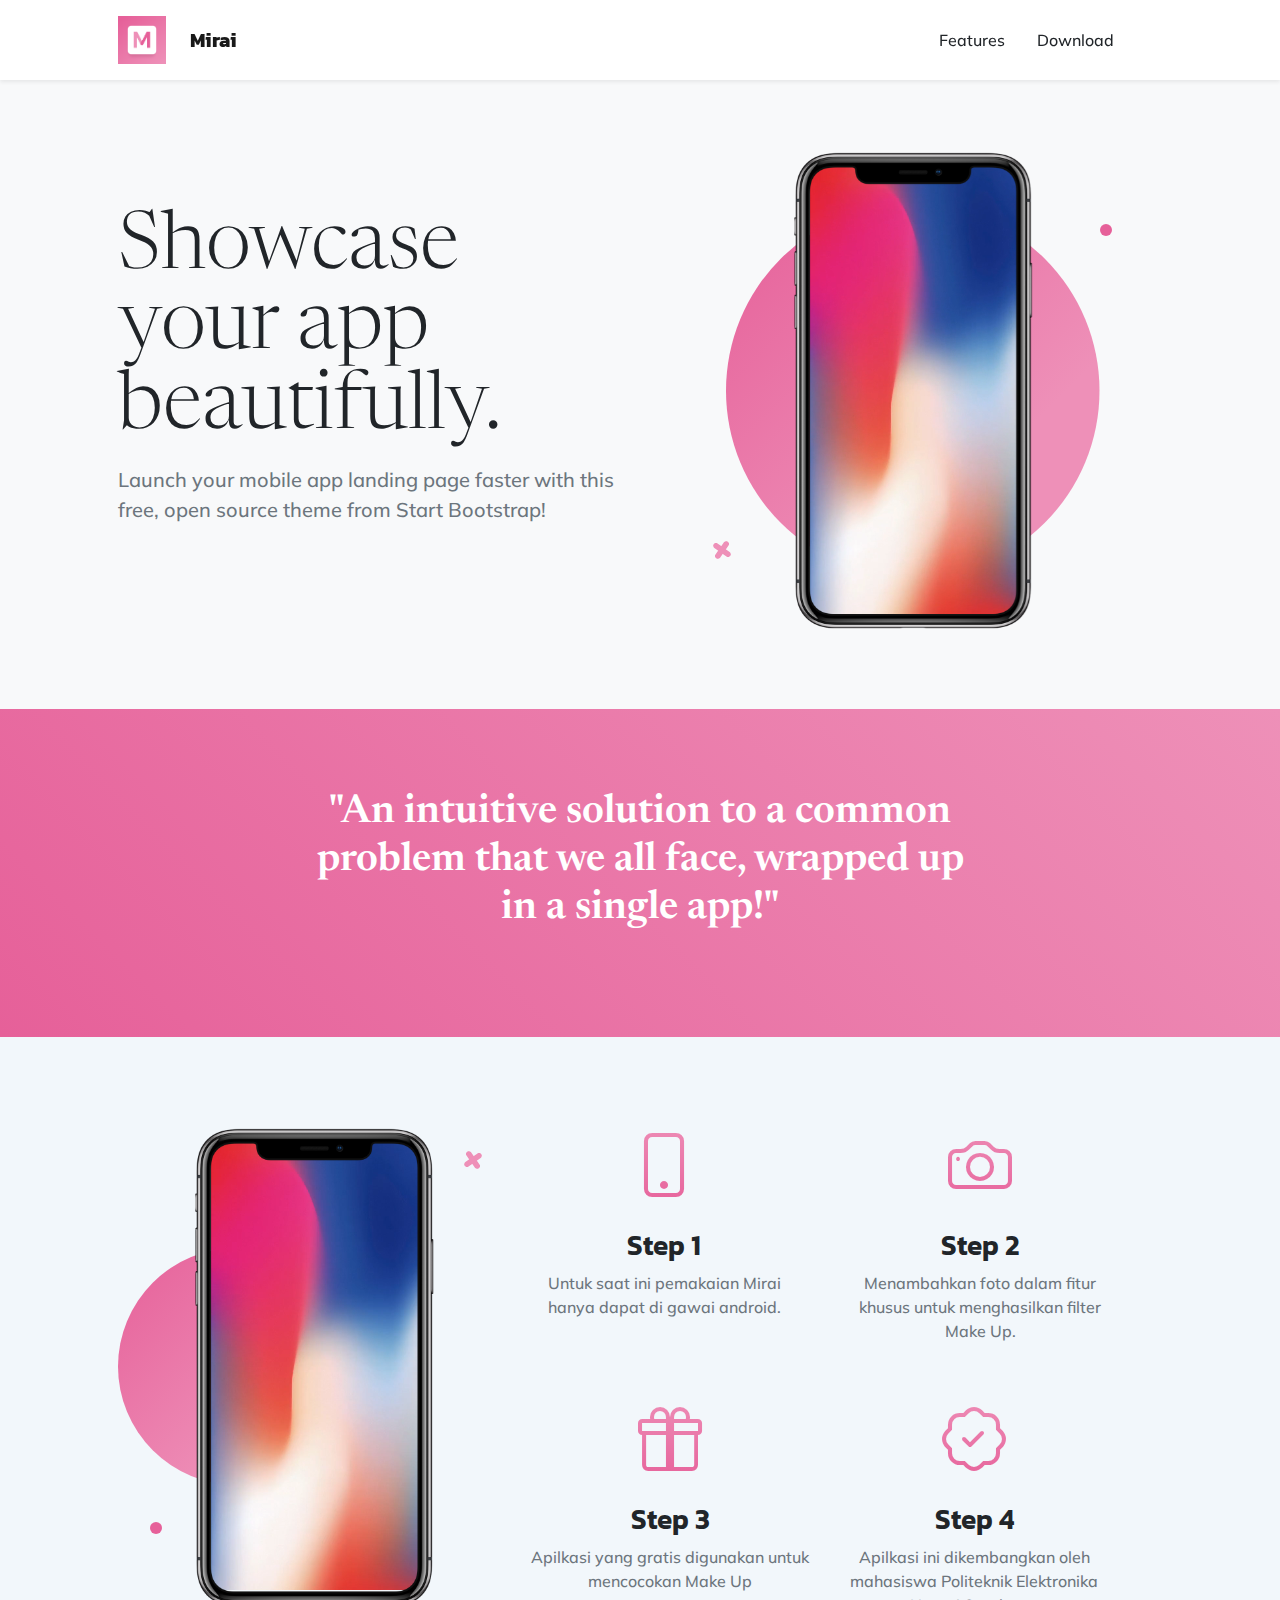
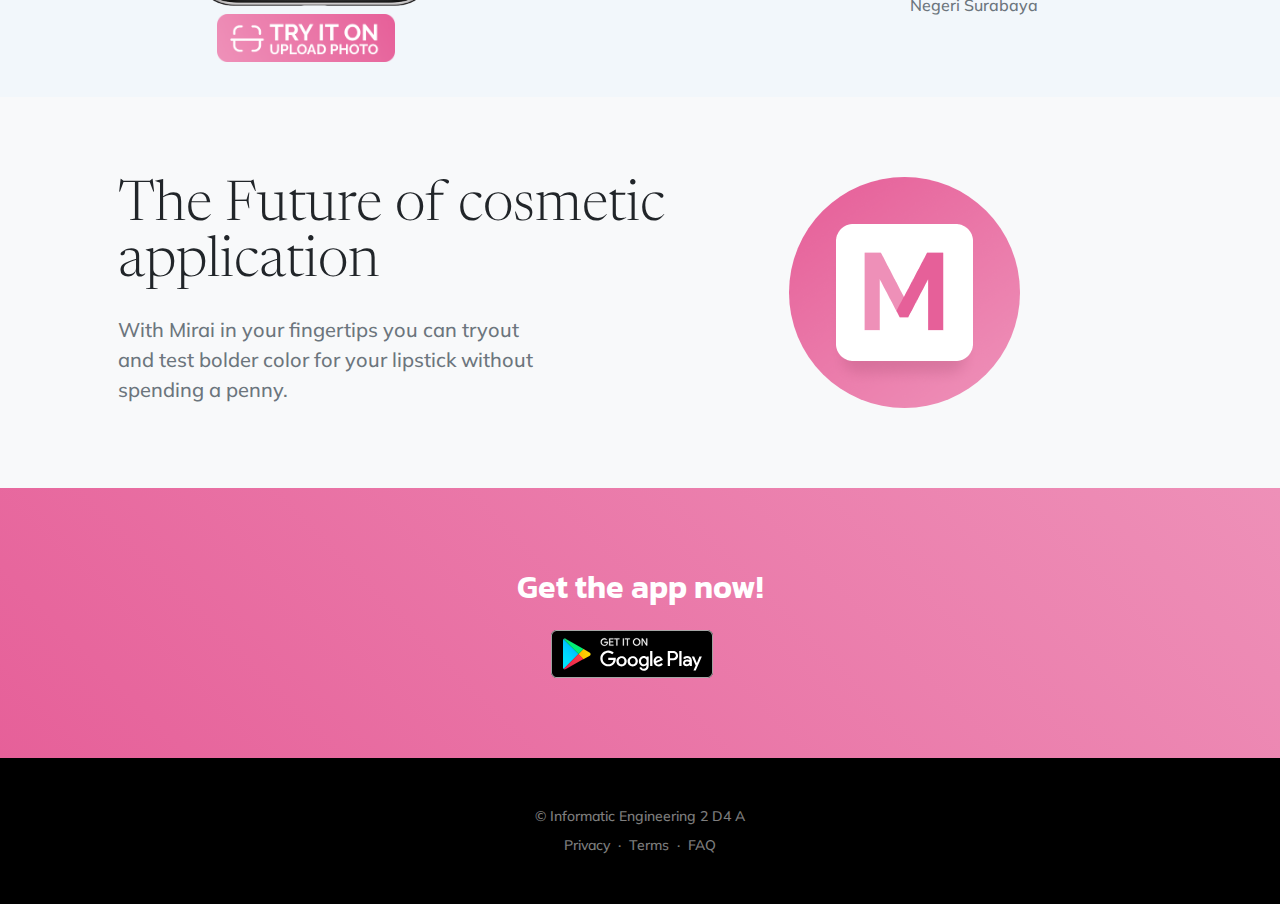
<file: index.html>
<!DOCTYPE html>
<html lang="en">
    <head>
        <meta charset="utf-8" />
        <meta name="viewport" content="width=device-width, initial-scale=1, shrink-to-fit=no" />
        <meta name="description" content="" />
        <meta name="author" content="" />
        <title>Mirai</title>
        <link rel="icon" type="image/x-icon" href="assets/img/Mirai_Logo.png" />
        <!-- Bootstrap icons-->
        <link href="https://cdn.jsdelivr.net/npm/bootstrap-icons@1.5.0/font/bootstrap-icons.css" rel="stylesheet" />
        <!-- Google fonts-->
        <link rel="preconnect" href="https://fonts.gstatic.com" />
        <link href="https://fonts.googleapis.com/css2?family=Newsreader:ital,wght@0,600;1,600&amp;display=swap" rel="stylesheet" />
        <link href="https://fonts.googleapis.com/css2?family=Mulish:ital,wght@0,300;0,500;0,600;0,700;1,300;1,500;1,600;1,700&amp;display=swap" rel="stylesheet" />
        <link href="https://fonts.googleapis.com/css2?family=Kanit:ital,wght@0,400;1,400&amp;display=swap" rel="stylesheet" />
        <!-- Core theme CSS (includes Bootstrap)-->
        <link href="css/styles.css" rel="stylesheet" />
    </head>
    <body id="page-top">
        <!-- Navigation-->
        <nav class="navbar navbar-expand-lg navbar-light fixed-top shadow-sm" id="mainNav">
            <div class="container px-5">
                <img src="assets/img/Mirai_Logo.png" alt="..." style="height: 3rem" />
                <a class="navbar-brand fw-bold ms-4" href="#page-top">Mirai</a>
                <button class="navbar-toggler" type="button" data-bs-toggle="collapse" data-bs-target="#navbarResponsive" aria-controls="navbarResponsive" aria-expanded="false" aria-label="Toggle navigation">
                    Menu
                    <i class="bi-list"></i>
                </button>
                <div class="collapse navbar-collapse" id="navbarResponsive">
                    <ul class="navbar-nav ms-auto me-4 my-3 my-lg-0">
                        <li class="nav-item"><a class="nav-link me-lg-3" href="#features">Features</a></li>
                        <li class="nav-item"><a class="nav-link me-lg-3" href="#download">Download</a></li>
                    </ul>
                </div>
            </div>
        </nav>
        <!-- Mashead header-->
        <header class="masthead">
            <div class="container px-5">
                <div class="row gx-5 align-items-center">
                    <div class="col-lg-6">
                        <!-- Mashead text and app badges-->
                        <div class="mb-5 mb-lg-0 text-center text-lg-start">
                            <h1 class="display-1 lh-1 mb-3">Showcase your app beautifully.</h1>
                            <p class="lead fw-normal text-muted mb-5">Launch your mobile app landing page faster with this free, open source theme from Start Bootstrap!</p>
                        </div>
                    </div>
                    <div class="col-lg-6">
                        <!-- Masthead device mockup feature-->
                        <div class="masthead-device-mockup">
                            <svg class="circle" viewBox="0 0 100 100" xmlns="http://www.w3.org/2000/svg">
                                <defs>
                                    <linearGradient id="circleGradient" gradientTransform="rotate(45)">
                                        <stop class="gradient-start-color" offset="0%"></stop>
                                        <stop class="gradient-end-color" offset="100%"></stop>
                                    </linearGradient>
                                </defs>
                                <circle cx="50" cy="50" r="50"></circle></svg
                            ><svg class="shape-1 d-none d-sm-block" viewBox="0 0 240.83 240.83" xmlns="http://www.w3.org/2000/svg">
                                <rect x="-32.54" y="78.39" width="305.92" height="84.05" rx="42.03" transform="translate(120.42 -49.88) rotate(45)"></rect>
                                <rect x="-32.54" y="78.39" width="305.92" height="84.05" rx="42.03" transform="translate(-49.88 120.42) rotate(-45)"></rect></svg
                            ><svg class="shape-2 d-none d-sm-block" viewBox="0 0 100 100" xmlns="http://www.w3.org/2000/svg"><circle cx="50" cy="50" r="50"></circle></svg>
                            <div class="device-wrapper">
                                <div class="device" data-device="iPhoneX" data-orientation="portrait" data-color="black">
                                    <div class="screen bg-black">
                                        <!-- PUT CONTENTS HERE:-->
                                        <!-- * * This can be a video, image, or just about anything else.-->
                                        <!-- * * Set the max width of your media to 100% and the height to-->
                                        <!-- * * 100% like the demo example below.-->
                                        <video muted="muted" autoplay="" loop="" style="max-width: 100%; height: 100%"><source src="assets/img/demo-screen.mp4" type="video/mp4" /></video>
                                    </div>
                                </div>
                            </div>
                        </div>
                    </div>
                </div>
            </div>
        </header>
        <!-- Quote/testimonial aside-->
        <aside class="text-center bg-gradient-primary-to-secondary">
            <div class="container px-5">
                <div class="row gx-5 justify-content-center">
                    <div class="col-xl-8">
                        <div class="h2 fs-1 text-white mb-4">"An intuitive solution to a common problem that we all face, wrapped up in a single app!"</div>
                    </div>
                </div>
            </div>
        </aside>
        <!-- App features section-->
        <section id="features">
            <div class="container px-5">
                <div class="row gx-5 align-items-center">
                    <div class="col-lg-8 order-lg-1 mb-5 mb-lg-0">
                        <div class="container-fluid px-5">
                            <div class="row gx-5">
                                <div class="col-md-6 mb-5">
                                    <!-- Feature item-->
                                    <div class="text-center">
                                        <i class="bi-phone icon-feature text-gradient d-block mb-3"></i>
                                        <h3 class="font-alt">Step 1</h3>
                                        <p class="text-muted mb-0">Untuk saat ini pemakaian Mirai hanya dapat di gawai android.</p>
                                    </div>
                                </div>
                                <div class="col-md-6 mb-5">
                                    <!-- Feature item-->
                                    <div class="text-center">
                                        <i class="bi-camera icon-feature text-gradient d-block mb-3"></i>
                                        <h3 class="font-alt">Step 2</h3>
                                        <p class="text-muted mb-0">Menambahkan foto dalam fitur khusus untuk menghasilkan filter Make Up.</p>
                                    </div>
                                </div>
                            </div>
                            <div class="row">
                                <div class="col-md-6 mb-5 mb-md-0">
                                    <!-- Feature item-->
                                    <div class="text-center">
                                        <i class="bi-gift icon-feature text-gradient d-block mb-3"></i>
                                        <h3 class="font-alt">Step 3</h3>
                                        <p class="text-muted mb-0">Apilkasi yang gratis digunakan untuk mencocokan Make Up</p>
                                    </div>
                                </div>
                                <div class="col-md-6">
                                    <!-- Feature item-->
                                    <div class="text-center">
                                        <i class="bi-patch-check icon-feature text-gradient d-block mb-3"></i>
                                        <h3 class="font-alt">Step 4</h3>
                                        <p class="text-muted mb-0">Apilkasi ini dikembangkan oleh mahasiswa Politeknik Elektronika Negeri Surabaya</p>
                                    </div>
                                </div>
                            </div>
                        </div>
                    </div>
                    <div class="col-lg-4 order-lg-0">
                        <!-- Features section device mockup-->
                        <div class="features-device-mockup">
                            <svg class="circle" viewBox="0 0 100 100" xmlns="http://www.w3.org/2000/svg">
                                <defs>
                                    <linearGradient id="circleGradient" gradientTransform="rotate(45)">
                                        <stop class="gradient-start-color" offset="0%"></stop>
                                        <stop class="gradient-end-color" offset="100%"></stop>
                                    </linearGradient>
                                </defs>
                                <circle cx="50" cy="50" r="50"></circle></svg
                            ><svg class="shape-1 d-none d-sm-block" viewBox="0 0 240.83 240.83" xmlns="http://www.w3.org/2000/svg">
                                <rect x="-32.54" y="78.39" width="305.92" height="84.05" rx="42.03" transform="translate(120.42 -49.88) rotate(45)"></rect>
                                <rect x="-32.54" y="78.39" width="305.92" height="84.05" rx="42.03" transform="translate(-49.88 120.42) rotate(-45)"></rect></svg
                            ><svg class="shape-2 d-none d-sm-block" viewBox="0 0 100 100" xmlns="http://www.w3.org/2000/svg"><circle cx="50" cy="50" r="50"></circle></svg>
                            <div class="device-wrapper">
                                <div class="device" data-device="iPhoneX" data-orientation="portrait" data-color="black">
                                    <div class="screen bg-black d-flex flex-column align-items-center">
                                        <!-- PUT CONTENTS HERE:-->
                                        <!-- * * This can be a video, image, or just about anything else.-->
                                        <!-- * * Set the max width of your media to 100% and the height to-->
                                        <!-- * * 100% like the demo example below.-->
                                        <video muted="muted" autoplay="" loop="" style="max-width: 100%; height: 100%"><source src="assets/img/demo-screen.mp4" type="video/mp4" /></video>
                                        <div class="mt-4 d-flex flex-column flex-lg-row align-items-center">
                                            <a class="me-lg-3 mb-4 mb-lg-0" href="upload.html"><img class="app-badge" src="assets/img/button2.png" alt="..." /></a>
                                        </div>
                                    </div>
                                </div>
                            </div>
                        </div>
                    </div>
                </div>
            </div>
        </section>
        <!-- Basic features section-->
        <section class="bg-light">
            <div class="container px-5">
                <div class="row align-items-center justify-content-center justify-content-lg-between">
                    <div class="col-12 col-lg-5">
                        <h2 class="display-4 lh-1 mb-4" style="min-width: 550px">The Future of cosmetic application</h2>
                        <p class="lead fw-normal text-muted mb-5 mb-lg-0">With Mirai in your fingertips you can tryout and test bolder color for your lipstick without spending a penny.</p>
                    </div>
                    <div class="col-sm-8 col-md-5">
                        <div class="ms-5 px-sm-0"><img class="img-fluid rounded-circle" src="assets/img/Mirai_Logo.png" alt="..." /></div>
                    </div>
                </div>
            </div>
        </section>
        <!-- App badge section-->
        <section class="bg-gradient-primary-to-secondary" id="download">
            <div class="container px-5">
                <h2 class="text-center text-white font-alt mb-4">Get the app now!</h2>
                <div class="d-flex flex-column flex-lg-row align-items-center justify-content-center">
                    <a class="me-lg-3 mb-4 mb-lg-0" href="https://play.google.com/store/apps/details?id=com.mirai.mirai_app"><img class="app-badge" src="assets/img/google-play-badge.svg" alt="..." /></a>
                </div>
            </div>
        </section>
        <!-- Footer-->
        <footer class="bg-black text-center py-5">
            <div class="container px-5">
                <div class="text-white-50 small">
                    <div class="mb-2">&copy; Informatic Engineering 2 D4 A</div>
                    <a href="#!">Privacy</a>
                    <span class="mx-1">&middot;</span>
                    <a href="#!">Terms</a>
                    <span class="mx-1">&middot;</span>
                    <a href="#!">FAQ</a>
                </div>
            </div>
        </footer>
        <!-- Bootstrap core JS-->
        <script src="https://cdn.jsdelivr.net/npm/bootstrap@5.1.3/dist/js/bootstrap.bundle.min.js"></script>
        <!-- Core theme JS-->
        <script src="js/scripts.js"></script>
        <!-- * * * * * * * * * * * * * * * * * * * * * * * * * * * * * * * * * * * * * * * *-->
        <!-- * *                               SB Forms JS                               * *-->
        <!-- * * Activate your form at https://startbootstrap.com/solution/contact-forms * *-->
        <!-- * * * * * * * * * * * * * * * * * * * * * * * * * * * * * * * * * * * * * * * *-->
        <script src="https://cdn.startbootstrap.com/sb-forms-latest.js"></script>
    </body>
</html>
</file>
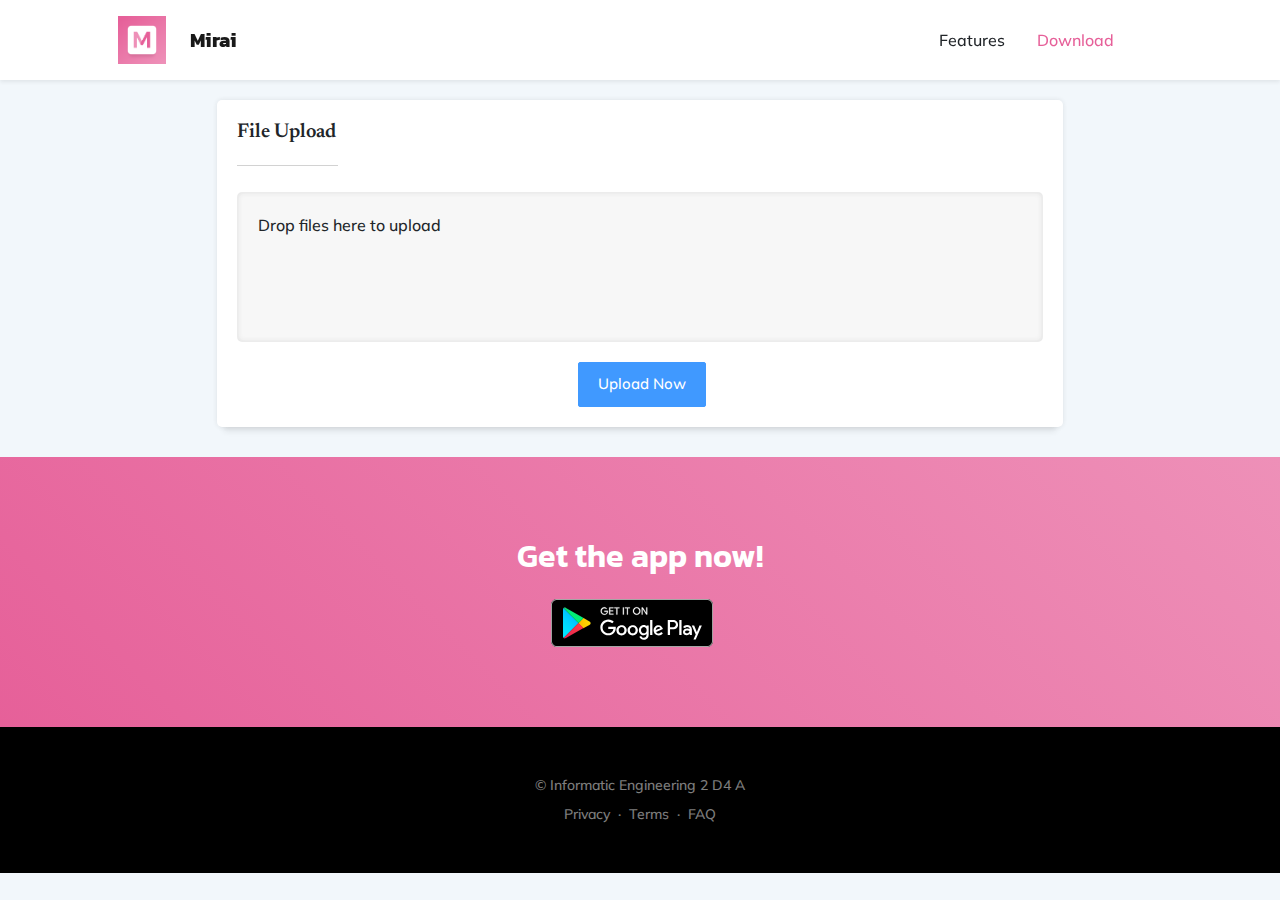
<file: upload.html>
<!DOCTYPE html>
<html lang="en">
    <head>
        <meta charset="utf-8" />
        <meta name="viewport" content="width=device-width, initial-scale=1, shrink-to-fit=no" />
        <meta name="description" content="" />
        <meta name="author" content="" />
        <title>Mirai</title>
        <link rel="icon" type="image/x-icon" href="assets/img/Mirai_Logo.png" />
        <!-- Bootstrap icons-->
        <link href="https://cdn.jsdelivr.net/npm/bootstrap-icons@1.5.0/font/bootstrap-icons.css" rel="stylesheet" />
        <!-- Google fonts-->
        <link rel="preconnect" href="https://fonts.gstatic.com" />
        <link href="https://fonts.googleapis.com/css2?family=Newsreader:ital,wght@0,600;1,600&amp;display=swap" rel="stylesheet" />
        <link href="https://fonts.googleapis.com/css2?family=Mulish:ital,wght@0,300;0,500;0,600;0,700;1,300;1,500;1,600;1,700&amp;display=swap" rel="stylesheet" />
        <link href="https://fonts.googleapis.com/css2?family=Kanit:ital,wght@0,400;1,400&amp;display=swap" rel="stylesheet" />
        <!-- Core theme CSS (includes Bootstrap)-->
        <link href="css/styles.css" rel="stylesheet" />
    </head>
    <body id="page-top">
        <!-- Navigation-->
        <nav class="navbar navbar-expand-lg navbar-light fixed-top shadow-sm" id="mainNav">
            <div class="container px-5">
                <img src="assets/img/Mirai_Logo.png" alt="..." style="height: 3rem" />
                <a class="navbar-brand fw-bold ms-4" href="index.html">Mirai</a>
                <button class="navbar-toggler" type="button" data-bs-toggle="collapse" data-bs-target="#navbarResponsive" aria-controls="navbarResponsive" aria-expanded="false" aria-label="Toggle navigation">
                    Menu
                    <i class="bi-list"></i>
                </button>
                <div class="collapse navbar-collapse" id="navbarResponsive">
                    <ul class="navbar-nav ms-auto me-4 my-3 my-lg-0">
                        <li class="nav-item"><a class="nav-link me-lg-3" href="#features">Features</a></li>
                        <li class="nav-item"><a class="nav-link me-lg-3" href="#download">Download</a></li>
                    </ul>
                </div>
            </div>
        </nav>
        <!-- Mashead header-->
        <div class="row d-flex justify-content-center mt-100">
    
            <div class="col-md-8">
                
                <div class="card">
        <div class="card-header">
        <h5>File Upload</h5>
        </div>
        <div class="card-block">
        <form action="#" class="dropzone dz-clickable position-relative cursor-pointer">
        
        <div class="dz-default dz-message"><span class="position-absolute">Drop files here to upload</span><input type="file" class="opacity-0 position-absolute w-100 h-100 cursor-pointer left-0 top-0" onchange="showPreview(event);"></div></form>
        <div class="text-center m-t-20">
        <img id="file-ip-1-preview">
        <button class="btn btn-primary">Upload Now</button>
        </div>
        </div>
        </div>
        
                
                
            </div>
            
            
        </div>
        
        
        <!-- App badge section-->
        <section class="bg-gradient-primary-to-secondary" id="download">
            <div class="container px-5">
                <h2 class="text-center text-white font-alt mb-4">Get the app now!</h2>
                <div class="d-flex flex-column flex-lg-row align-items-center justify-content-center">
                    <a class="me-lg-3 mb-4 mb-lg-0" href="https://play.google.com/store/apps/details?id=com.mirai.mirai_app"><img class="app-badge" src="assets/img/google-play-badge.svg" alt="..." /></a>
                </div>
            </div>
        </section>
        <!-- Footer-->
        <footer class="bg-black text-center py-5">
            <div class="container px-5">
                <div class="text-white-50 small">
                    <div class="mb-2">&copy; Informatic Engineering 2 D4 A</div>
                    <a href="#!">Privacy</a>
                    <span class="mx-1">&middot;</span>
                    <a href="#!">Terms</a>
                    <span class="mx-1">&middot;</span>
                    <a href="#!">FAQ</a>
                </div>
            </div>
        </footer>
        <!-- Bootstrap core JS-->
        <script src="https://cdn.jsdelivr.net/npm/bootstrap@5.1.3/dist/js/bootstrap.bundle.min.js"></script>
        <!-- Core theme JS-->
        <script src="js/scripts.js"></script>
        <!-- * * * * * * * * * * * * * * * * * * * * * * * * * * * * * * * * * * * * * * * *-->
        <!-- * *                               SB Forms JS                               * *-->
        <!-- * * Activate your form at https://startbootstrap.com/solution/contact-forms * *-->
        <!-- * * * * * * * * * * * * * * * * * * * * * * * * * * * * * * * * * * * * * * * *-->
        <script src="https://cdn.startbootstrap.com/sb-forms-latest.js"></script>
        <script>
             function showPreview(event){
                if(event.target.files.length > 0){
                    var src = URL.createObjectURL(event.target.files[0]);
                    var preview = document.getElementById("file-ip-1-preview");
                    preview.src = src;
                    preview.style.display = "block";
                }
            }
        </script>
    </body>
</html>
</file>
